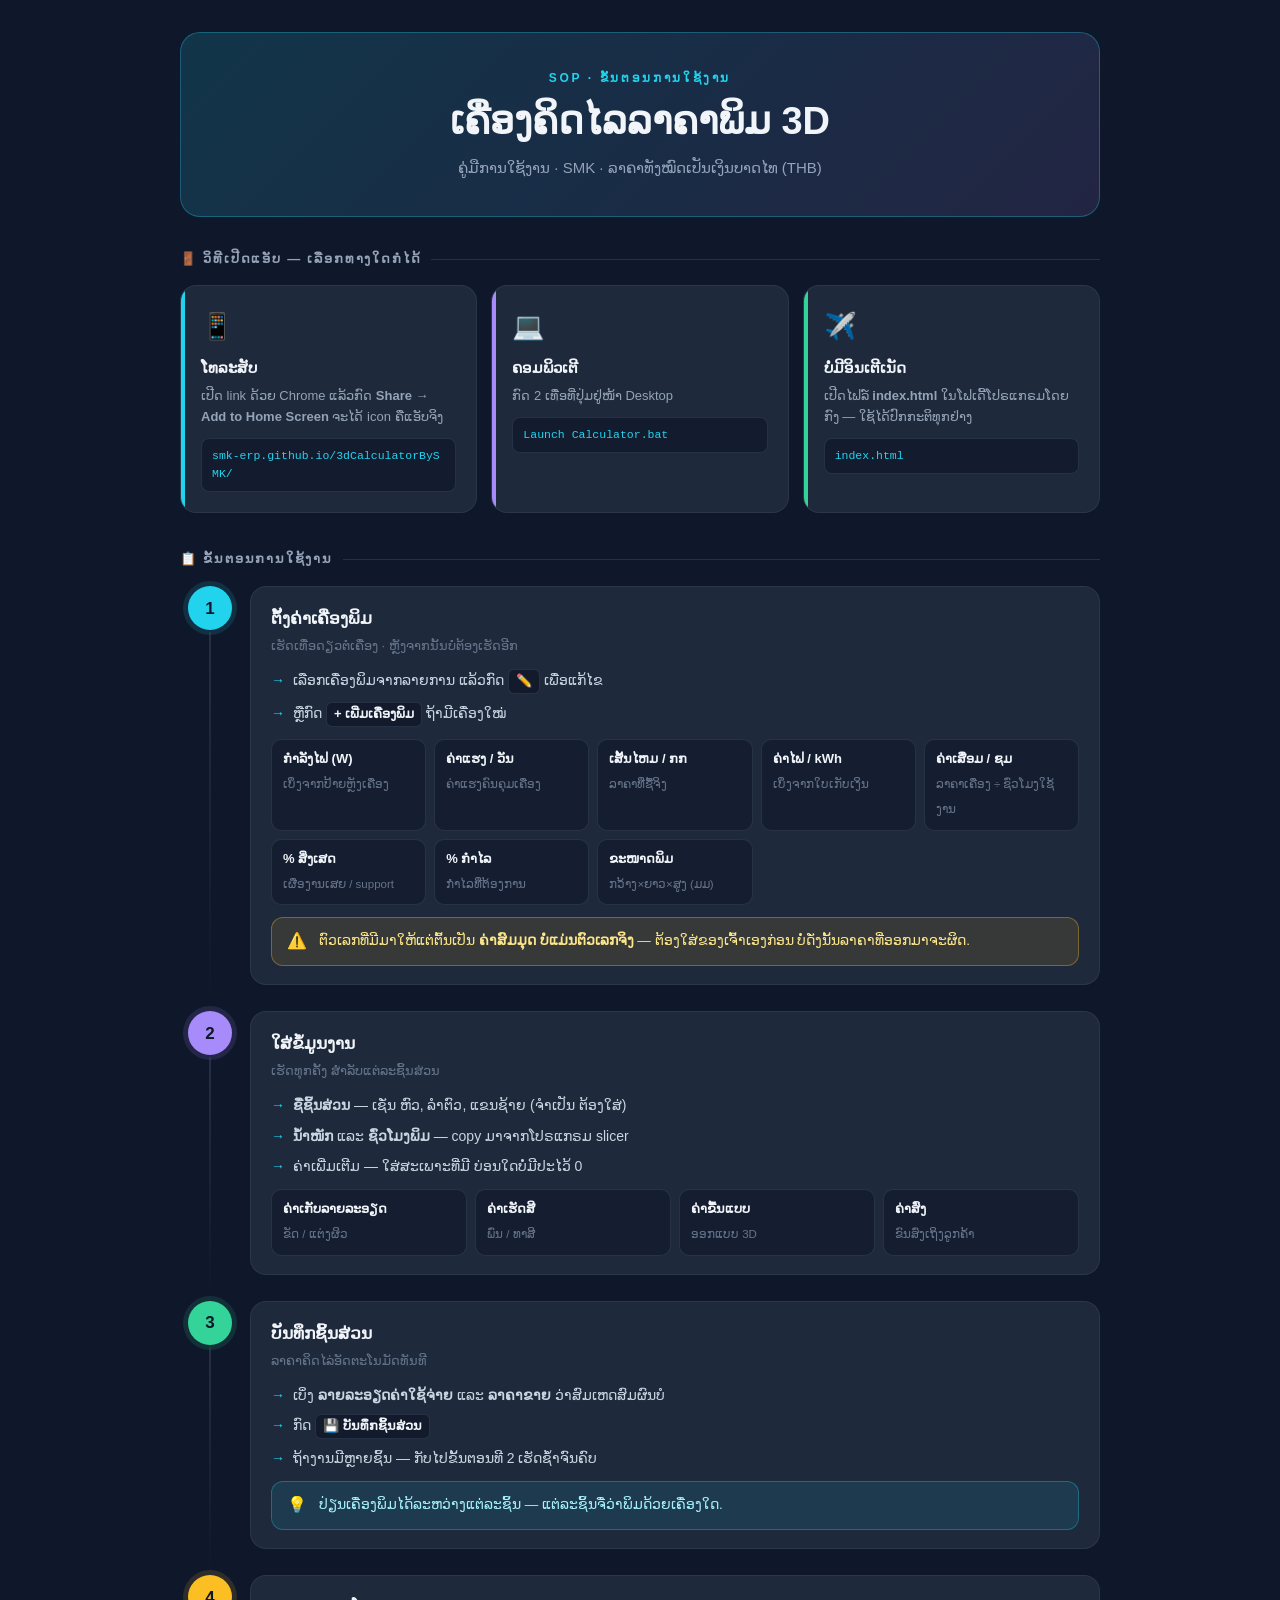
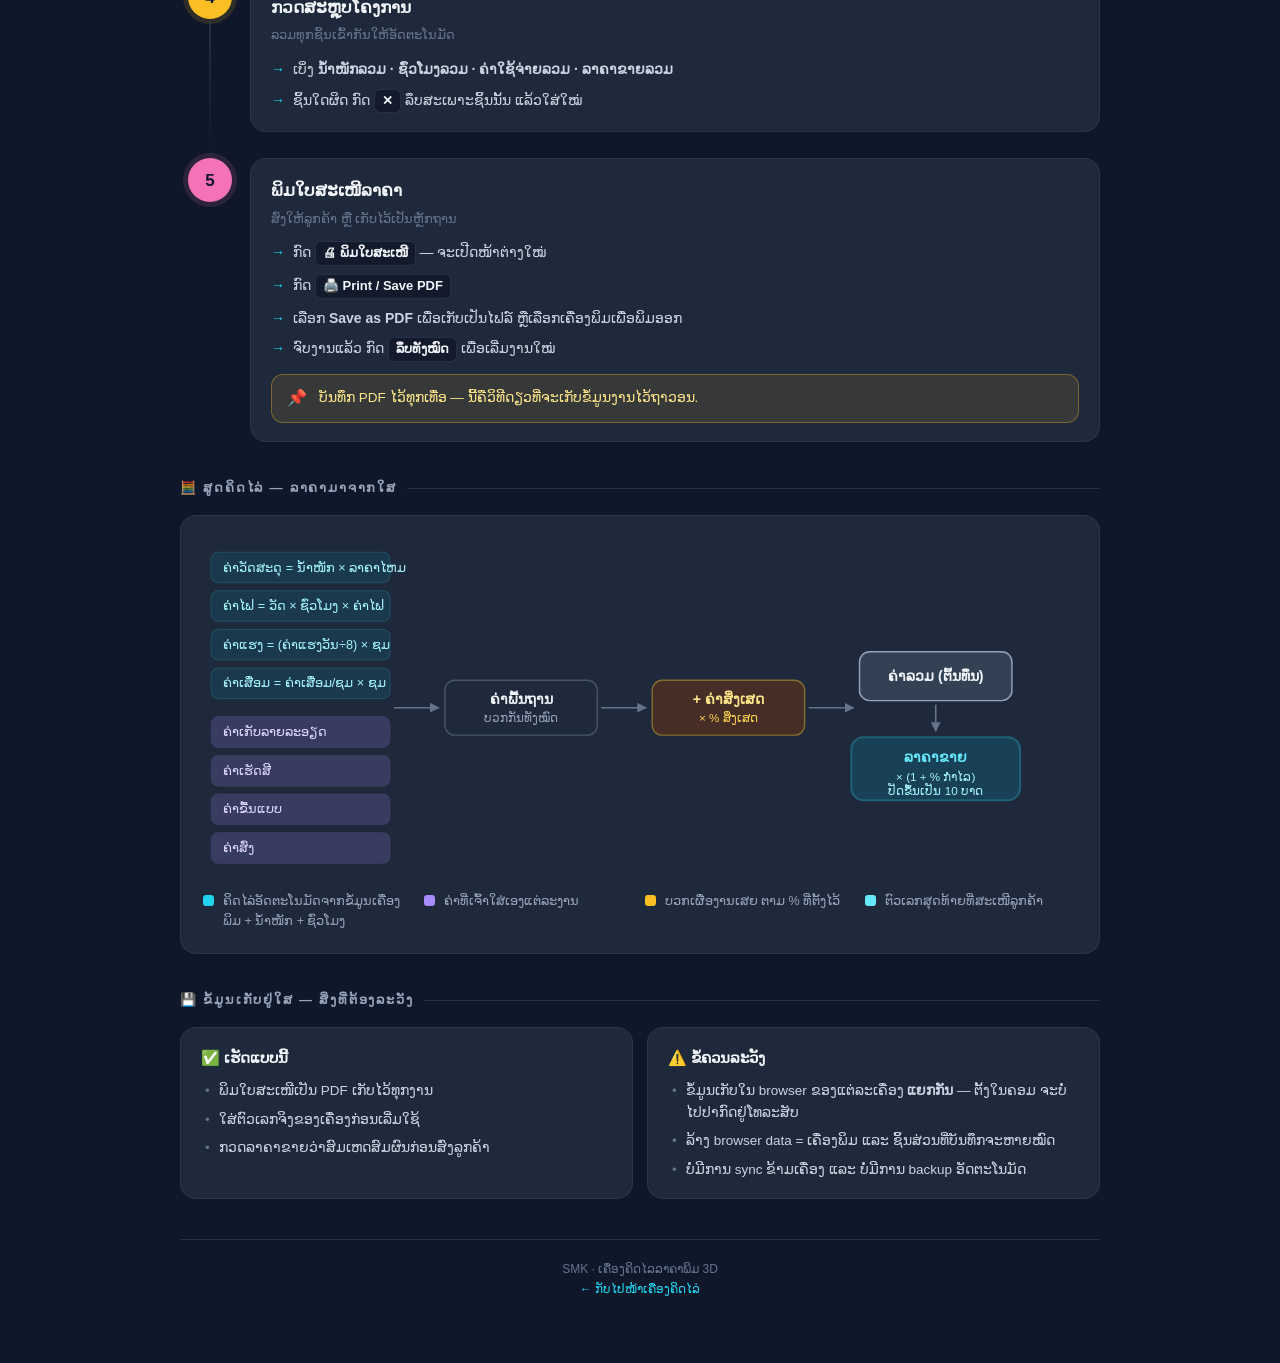
<file: sop.html>
<!DOCTYPE html>
<html lang="lo">
<head>
<meta charset="UTF-8">
<meta name="viewport" content="width=device-width, initial-scale=1.0">
<meta name="theme-color" content="#0f172a">
<title>SOP — ວິທີໃຊ້ເຄື່ອງຄິດໄລລາຄາພິມ 3D</title>
<link rel="icon" href="data:image/svg+xml,<svg xmlns=%22http://www.w3.org/2000/svg%22 viewBox=%220 0 100 100%22><text y=%22.9em%22 font-size=%2290%22>&#x1F4CB;</text></svg>">
<style>
:root{
  --bg:#0f172a; --card:#1e293b; --br:rgba(51,65,85,.6);
  --text:#f1f5f9; --muted:#94a3b8; --dim:#64748b;
  --cyan:#22d3ee; --cyan-dk:#0891b2;
  --green:#34d399; --amber:#fbbf24; --pink:#f472b6; --violet:#a78bfa;
  --mono:ui-monospace,Consolas,monospace;
}
*{box-sizing:border-box;margin:0;padding:0}
body{
  background:var(--bg); color:var(--text);
  font-family:"Segoe UI","Noto Sans Lao","Phetsarath OT",-apple-system,Arial,sans-serif;
  line-height:1.6; padding:32px 20px 64px;
}
.page{max-width:920px;margin:0 auto}

/* ── Header ─────────────────────────────────────────── */
.hero{
  text-align:center; padding:36px 24px; border-radius:20px; margin-bottom:32px;
  background:linear-gradient(135deg,rgba(34,211,238,.16),rgba(167,139,250,.12));
  border:1px solid rgba(34,211,238,.3);
}
.hero .eyebrow{
  font-size:12px; letter-spacing:.22em; text-transform:uppercase;
  color:var(--cyan); font-weight:700; margin-bottom:10px;
}
.hero h1{font-size:clamp(24px,5vw,38px); font-weight:800; line-height:1.25}
.hero p{color:var(--muted); margin-top:10px; font-size:15px}

/* ── Section ────────────────────────────────────────── */
.sec{margin-bottom:36px}
.sec-title{
  display:flex; align-items:center; gap:10px;
  font-size:13px; font-weight:800; letter-spacing:.14em; text-transform:uppercase;
  color:var(--muted); margin-bottom:16px;
}
.sec-title::after{content:"";flex:1;height:1px;background:var(--br)}

/* ── Open-the-app cards ─────────────────────────────── */
.ways{display:grid;grid-template-columns:repeat(auto-fit,minmax(230px,1fr));gap:14px}
.way{
  background:var(--card); border:1px solid var(--br); border-radius:16px;
  padding:20px; position:relative; overflow:hidden;
}
.way::before{content:"";position:absolute;inset:0 auto 0 0;width:4px;background:var(--cyan)}
.way:nth-child(2)::before{background:var(--violet)}
.way:nth-child(3)::before{background:var(--green)}
.way .ico{font-size:26px;margin-bottom:8px;display:block}
.way h3{font-size:15px;font-weight:700;margin-bottom:6px}
.way p{font-size:13px;color:var(--muted)}
.way code{
  display:block; margin-top:10px; font-family:var(--mono); font-size:11.5px;
  background:rgba(15,23,42,.7); border:1px solid var(--br); border-radius:8px;
  padding:8px 10px; color:var(--cyan); word-break:break-all;
}

/* ── Numbered steps ─────────────────────────────────── */
.steps{position:relative;padding-left:8px}
.step{display:flex;gap:18px;padding-bottom:26px;position:relative}
.step:last-child{padding-bottom:0}
.step::before{
  content:"";position:absolute;left:21px;top:46px;bottom:0;width:2px;
  background:linear-gradient(var(--br),transparent);
}
.step:last-child::before{display:none}
.num{
  flex:0 0 44px;height:44px;border-radius:50%;
  display:flex;align-items:center;justify-content:center;
  font-weight:800;font-size:17px;color:#0f172a;background:var(--cyan);
  box-shadow:0 0 0 5px rgba(34,211,238,.13);
}
.step:nth-child(2) .num{background:var(--violet);box-shadow:0 0 0 5px rgba(167,139,250,.13)}
.step:nth-child(3) .num{background:var(--green);box-shadow:0 0 0 5px rgba(52,211,153,.13)}
.step:nth-child(4) .num{background:var(--amber);box-shadow:0 0 0 5px rgba(251,191,36,.13)}
.step:nth-child(5) .num{background:var(--pink);box-shadow:0 0 0 5px rgba(244,114,182,.13)}
.step-body{flex:1;background:var(--card);border:1px solid var(--br);border-radius:16px;padding:18px 20px}
.step-body h3{font-size:17px;font-weight:700;margin-bottom:4px}
.step-body .sub{font-size:13px;color:var(--dim);margin-bottom:12px}
.step-body ul{list-style:none;display:flex;flex-direction:column;gap:8px}
.step-body li{font-size:14px;color:#cbd5e1;padding-left:22px;position:relative}
.step-body li::before{content:"→";position:absolute;left:0;color:var(--cyan);font-weight:700}
.kbd{
  display:inline-block;background:rgba(15,23,42,.8);border:1px solid var(--br);
  border-radius:6px;padding:1px 7px;font-size:13px;font-weight:600;color:var(--text);
}

/* ── Field table ────────────────────────────────────── */
.fields{display:grid;grid-template-columns:repeat(auto-fit,minmax(150px,1fr));gap:8px;margin-top:12px}
.f{background:rgba(15,23,42,.55);border:1px solid var(--br);border-radius:10px;padding:9px 11px}
.f b{display:block;font-size:13px;font-weight:600}
.f span{font-size:11.5px;color:var(--dim)}

/* ── Callout ────────────────────────────────────────── */
.note{
  display:flex;gap:12px;border-radius:12px;padding:13px 15px;margin-top:12px;
  background:rgba(251,191,36,.11);border:1px solid rgba(251,191,36,.35);
  font-size:13.5px;color:#fde68a;line-height:1.55;
}
.note.info{background:rgba(34,211,238,.1);border-color:rgba(34,211,238,.32);color:#a5f3fc}
.note .i{flex:0 0 auto;font-size:16px;line-height:1.3}

/* ── Formula ────────────────────────────────────────── */
.formula{background:var(--card);border:1px solid var(--br);border-radius:16px;padding:22px}
.formula svg{width:100%;height:auto;display:block}
.legend{display:grid;grid-template-columns:repeat(auto-fit,minmax(190px,1fr));gap:9px;margin-top:18px}
.lg{display:flex;gap:9px;align-items:flex-start;font-size:12.5px;color:var(--muted)}
.dot{flex:0 0 auto;width:11px;height:11px;border-radius:3px;margin-top:4px}

/* ── Storage ────────────────────────────────────────── */
.grid2{display:grid;grid-template-columns:repeat(auto-fit,minmax(260px,1fr));gap:14px}
.box{background:var(--card);border:1px solid var(--br);border-radius:16px;padding:18px 20px}
.box h3{font-size:15px;font-weight:700;margin-bottom:10px;display:flex;align-items:center;gap:8px}
.box ul{list-style:none;display:flex;flex-direction:column;gap:7px}
.box li{font-size:13.5px;color:#cbd5e1;padding-left:18px;position:relative}
.box li::before{content:"•";position:absolute;left:4px;color:var(--dim)}

.foot{text-align:center;color:var(--dim);font-size:12px;margin-top:40px;padding-top:20px;border-top:1px solid var(--br)}
.foot a{color:var(--cyan);text-decoration:none}

/* ── Print ──────────────────────────────────────────── */
@media print{
  body{background:#fff;color:#0f172a;padding:0;font-size:11.5px}
  .hero{background:#f0f9ff;border-color:#bae6fd}
  .hero h1{color:#0f172a}
  .way,.step-body,.formula,.box{background:#f8fafc;border-color:#cbd5e1;break-inside:avoid}
  .step{break-inside:avoid}
  .step-body li,.box li{color:#334155}
  .note{background:#fffbeb;color:#92400e;border-color:#fcd34d}
  .note.info{background:#f0f9ff;color:#075985;border-color:#7dd3fc}
  .way code{background:#f1f5f9;color:#0e7490}
  .sec{break-inside:avoid}
  .foot{color:#64748b}
}
</style>
</head>
<body>
<div class="page">

  <div class="hero">
    <div class="eyebrow">SOP · ຂັ້ນຕອນການໃຊ້ງານ</div>
    <h1>ເຄື່ອງຄິດໄລລາຄາພິມ 3D</h1>
    <p>ຄູ່ມືການໃຊ້ງານ · SMK · ລາຄາທັງໝົດເປັນເງິນບາດໄທ (THB)</p>
  </div>

  <!-- ── OPEN ───────────────────────────────────────── -->
  <div class="sec">
    <div class="sec-title">🚪 ວິທີເປີດແອັບ — ເລືອກທາງໃດກໍໄດ້</div>
    <div class="ways">
      <div class="way">
        <span class="ico">📱</span>
        <h3>ໂທລະສັບ</h3>
        <p>ເປີດ link ດ້ວຍ Chrome ແລ້ວກົດ <b>Share → Add to Home Screen</b> ຈະໄດ້ icon ຄືແອັບຈິງ</p>
        <code>smk-erp.github.io/3dCalculatorBySMK/</code>
      </div>
      <div class="way">
        <span class="ico">💻</span>
        <h3>ຄອມພິວເຕີ</h3>
        <p>ກົດ 2 ເທື່ອທີ່ປຸ່ມຢູ່ໜ້າ Desktop</p>
        <code>Launch Calculator.bat</code>
      </div>
      <div class="way">
        <span class="ico">✈️</span>
        <h3>ບໍ່ມີອິນເຕີເນັດ</h3>
        <p>ເປີດໄຟລ໌ <b>index.html</b> ໃນໂຟເດີ້ໂປຣແກຣມໂດຍກົງ — ໃຊ້ໄດ້ປົກກະຕິທຸກຢ່າງ</p>
        <code>index.html</code>
      </div>
    </div>
  </div>

  <!-- ── STEPS ──────────────────────────────────────── -->
  <div class="sec">
    <div class="sec-title">📋 ຂັ້ນຕອນການໃຊ້ງານ</div>
    <div class="steps">

      <div class="step">
        <div class="num">1</div>
        <div class="step-body">
          <h3>ຕັ້ງຄ່າເຄື່ອງພິມ</h3>
          <div class="sub">ເຮັດເທື່ອດຽວຕໍ່ເຄື່ອງ · ຫຼັງຈາກນັ້ນບໍ່ຕ້ອງເຮັດອີກ</div>
          <ul>
            <li>ເລືອກເຄື່ອງພິມຈາກລາຍການ ແລ້ວກົດ <span class="kbd">✏️</span> ເພື່ອແກ້ໄຂ</li>
            <li>ຫຼືກົດ <span class="kbd">+ ເພີ່ມເຄື່ອງພິມ</span> ຖ້າມີເຄື່ອງໃໝ່</li>
          </ul>
          <div class="fields">
            <div class="f"><b>ກຳລັງໄຟ (W)</b><span>ເບິ່ງຈາກປ້າຍຫຼັງເຄື່ອງ</span></div>
            <div class="f"><b>ຄ່າແຮງ / ວັນ</b><span>ຄ່າແຮງຄົນຄຸມເຄື່ອງ</span></div>
            <div class="f"><b>ເສັ້ນໄຫມ / ກກ</b><span>ລາຄາທີ່ຊື້ຈິງ</span></div>
            <div class="f"><b>ຄ່າໄຟ / kWh</b><span>ເບິ່ງຈາກໃບເກັບເງິນ</span></div>
            <div class="f"><b>ຄ່າເສື່ອມ / ຊມ</b><span>ລາຄາເຄື່ອງ ÷ ຊົ່ວໂມງໃຊ້ງານ</span></div>
            <div class="f"><b>% ສິ່ງເສດ</b><span>ເຜື່ອງານເສຍ / support</span></div>
            <div class="f"><b>% ກຳໄລ</b><span>ກຳໄລທີ່ຕ້ອງການ</span></div>
            <div class="f"><b>ຂະໜາດພິມ</b><span>ກວ້າງ×ຍາວ×ສູງ (ມມ)</span></div>
          </div>
          <div class="note">
            <span class="i">⚠️</span>
            <span>ຕົວເລກທີ່ມີມາໃຫ້ແຕ່ຕົ້ນເປັນ <b>ຄ່າສົມມຸດ ບໍ່ແມ່ນຕົວເລກຈິງ</b> — ຕ້ອງໃສ່ຂອງເຈົ້າເອງກ່ອນ ບໍ່ດັ່ງນັ້ນລາຄາທີ່ອອກມາຈະຜິດ.</span>
          </div>
        </div>
      </div>

      <div class="step">
        <div class="num">2</div>
        <div class="step-body">
          <h3>ໃສ່ຂໍ້ມູນງານ</h3>
          <div class="sub">ເຮັດທຸກຄັ້ງ ສຳລັບແຕ່ລະຊິ້ນສ່ວນ</div>
          <ul>
            <li><b>ຊື່ຊິ້ນສ່ວນ</b> — ເຊັ່ນ ຫົວ, ລຳຕົວ, ແຂນຊ້າຍ (ຈຳເປັນ ຕ້ອງໃສ່)</li>
            <li><b>ນ້ຳໜັກ</b> ແລະ <b>ຊົ່ວໂມງພິມ</b> — copy ມາຈາກໂປຣແກຣມ slicer</li>
            <li>ຄ່າເພີ່ມເຕີມ — ໃສ່ສະເພາະທີ່ມີ ບ່ອນໃດບໍ່ມີປະໄວ້ 0</li>
          </ul>
          <div class="fields">
            <div class="f"><b>ຄ່າເກັບລາຍລະອຽດ</b><span>ຂັດ / ແຕ່ງຜິວ</span></div>
            <div class="f"><b>ຄ່າເຮັດສີ</b><span>ພົ່ນ / ທາສີ</span></div>
            <div class="f"><b>ຄ່າຂື້ນແບບ</b><span>ອອກແບບ 3D</span></div>
            <div class="f"><b>ຄ່າສົ່ງ</b><span>ຂົນສົ່ງເຖິງລູກຄ້າ</span></div>
          </div>
        </div>
      </div>

      <div class="step">
        <div class="num">3</div>
        <div class="step-body">
          <h3>ບັນທຶກຊິ້ນສ່ວນ</h3>
          <div class="sub">ລາຄາຄິດໄລ່ອັດຕະໂນມັດທັນທີ</div>
          <ul>
            <li>ເບິ່ງ <b>ລາຍລະອຽດຄ່າໃຊ້ຈ່າຍ</b> ແລະ <b>ລາຄາຂາຍ</b> ວ່າສົມເຫດສົມຜົນບໍ</li>
            <li>ກົດ <span class="kbd">💾 ບັນທຶກຊິ້ນສ່ວນ</span></li>
            <li>ຖ້າງານມີຫຼາຍຊິ້ນ — ກັບໄປຂັ້ນຕອນທີ 2 ເຮັດຊ້ຳຈົນຄົບ</li>
          </ul>
          <div class="note info">
            <span class="i">💡</span>
            <span>ປ່ຽນເຄື່ອງພິມໄດ້ລະຫວ່າງແຕ່ລະຊິ້ນ — ແຕ່ລະຊິ້ນຈື່ວ່າພິມດ້ວຍເຄື່ອງໃດ.</span>
          </div>
        </div>
      </div>

      <div class="step">
        <div class="num">4</div>
        <div class="step-body">
          <h3>ກວດສະຫຼຸບໂຄງການ</h3>
          <div class="sub">ລວມທຸກຊິ້ນເຂົ້າກັນໃຫ້ອັດຕະໂນມັດ</div>
          <ul>
            <li>ເບິ່ງ <b>ນ້ຳໜັກລວມ · ຊົ່ວໂມງລວມ · ຄ່າໃຊ້ຈ່າຍລວມ · ລາຄາຂາຍລວມ</b></li>
            <li>ຊິ້ນໃດຜິດ ກົດ <span class="kbd">✕</span> ລຶບສະເພາະຊິ້ນນັ້ນ ແລ້ວໃສ່ໃໝ່</li>
          </ul>
        </div>
      </div>

      <div class="step">
        <div class="num">5</div>
        <div class="step-body">
          <h3>ພິມໃບສະເໜີລາຄາ</h3>
          <div class="sub">ສົ່ງໃຫ້ລູກຄ້າ ຫຼື ເກັບໄວ້ເປັນຫຼັກຖານ</div>
          <ul>
            <li>ກົດ <span class="kbd">🖨 ພິມໃບສະເໜີ</span> — ຈະເປີດໜ້າຕ່າງໃໝ່</li>
            <li>ກົດ <span class="kbd">🖨️ Print / Save PDF</span></li>
            <li>ເລືອກ <b>Save as PDF</b> ເພື່ອເກັບເປັນໄຟລ໌ ຫຼືເລືອກເຄື່ອງພິມເພື່ອພິມອອກ</li>
            <li>ຈົບງານແລ້ວ ກົດ <span class="kbd">ລຶບທັງໝົດ</span> ເພື່ອເລີ່ມງານໃໝ່</li>
          </ul>
          <div class="note">
            <span class="i">📌</span>
            <span>ບັນທຶກ PDF ໄວ້ທຸກເທື່ອ — ນີ້ຄືວິທີດຽວທີ່ຈະເກັບຂໍ້ມູນງານໄວ້ຖາວອນ.</span>
          </div>
        </div>
      </div>

    </div>
  </div>

  <!-- ── FORMULA ────────────────────────────────────── -->
  <div class="sec">
    <div class="sec-title">🧮 ສູດຄິດໄລ່ — ລາຄາມາຈາກໃສ</div>
    <div class="formula">
      <svg viewBox="0 0 860 330" role="img" aria-label="ແຜນວາດສູດຄິດໄລ່ລາຄາ">
        <defs>
          <marker id="ar" viewBox="0 0 10 10" refX="9" refY="5" markerWidth="6" markerHeight="6" orient="auto">
            <path d="M0 0 L10 5 L0 10 z" fill="#64748b"/>
          </marker>
        </defs>

        <!-- inputs -->
        <g font-size="12.5" font-family="Segoe UI, Noto Sans Lao, Arial">
          <rect x="8"   y="14"  width="176" height="30" rx="7" fill="#0e7490" opacity=".22" stroke="#22d3ee" stroke-width="1"/>
          <text x="20"  y="33"  fill="#a5f3fc">ຄ່າວັດສະດຸ = ນ້ຳໜັກ × ລາຄາໄຫມ</text>

          <rect x="8"   y="52"  width="176" height="30" rx="7" fill="#0e7490" opacity=".22" stroke="#22d3ee" stroke-width="1"/>
          <text x="20"  y="71"  fill="#a5f3fc">ຄ່າໄຟ = ວັດ × ຊົ່ວໂມງ × ຄ່າໄຟ</text>

          <rect x="8"   y="90"  width="176" height="30" rx="7" fill="#0e7490" opacity=".22" stroke="#22d3ee" stroke-width="1"/>
          <text x="20"  y="109" fill="#a5f3fc">ຄ່າແຮງ = (ຄ່າແຮງວັນ÷8) × ຊມ</text>

          <rect x="8"   y="128" width="176" height="30" rx="7" fill="#0e7490" opacity=".22" stroke="#22d3ee" stroke-width="1"/>
          <text x="20"  y="147" fill="#a5f3fc">ຄ່າເສື່ອມ = ຄ່າເສື່ອມ/ຊມ × ຊມ</text>

          <rect x="8"   y="176" width="176" height="30" rx="7" fill="#a78bfa" opacity=".2" stroke="#a78bfa" stroke-width="1"/>
          <text x="20"  y="195" fill="#ddd6fe">ຄ່າເກັບລາຍລະອຽດ</text>

          <rect x="8"   y="214" width="176" height="30" rx="7" fill="#a78bfa" opacity=".2" stroke="#a78bfa" stroke-width="1"/>
          <text x="20"  y="233" fill="#ddd6fe">ຄ່າເຮັດສີ</text>

          <rect x="8"   y="252" width="176" height="30" rx="7" fill="#a78bfa" opacity=".2" stroke="#a78bfa" stroke-width="1"/>
          <text x="20"  y="271" fill="#ddd6fe">ຄ່າຂື້ນແບບ</text>

          <rect x="8"   y="290" width="176" height="30" rx="7" fill="#a78bfa" opacity=".2" stroke="#a78bfa" stroke-width="1"/>
          <text x="20"  y="309" fill="#ddd6fe">ຄ່າສົ່ງ</text>
        </g>

        <path d="M188 167 L232 167" stroke="#64748b" stroke-width="1.6" marker-end="url(#ar)" fill="none"/>

        <!-- base -->
        <rect x="238" y="140" width="150" height="54" rx="10" fill="#1e293b" stroke="#475569" stroke-width="1.4"/>
        <text x="313" y="163" text-anchor="middle" fill="#f1f5f9" font-size="14" font-weight="700" font-family="Segoe UI, Noto Sans Lao, Arial">ຄ່າພື້ນຖານ</text>
        <text x="313" y="181" text-anchor="middle" fill="#94a3b8" font-size="11.5" font-family="Segoe UI, Noto Sans Lao, Arial">ບວກກັນທັງໝົດ</text>

        <path d="M392 167 L436 167" stroke="#64748b" stroke-width="1.6" marker-end="url(#ar)" fill="none"/>

        <!-- waste -->
        <rect x="442" y="140" width="150" height="54" rx="10" fill="#78350f" opacity=".45" stroke="#fbbf24" stroke-width="1.4"/>
        <text x="517" y="163" text-anchor="middle" fill="#fde68a" font-size="14" font-weight="700" font-family="Segoe UI, Noto Sans Lao, Arial">+ ຄ່າສິ່ງເສດ</text>
        <text x="517" y="181" text-anchor="middle" fill="#fcd34d" font-size="11.5" font-family="Segoe UI, Noto Sans Lao, Arial">× % ສິ່ງເສດ</text>

        <path d="M596 167 L640 167" stroke="#64748b" stroke-width="1.6" marker-end="url(#ar)" fill="none"/>

        <!-- total -->
        <rect x="646" y="112" width="150" height="48" rx="10" fill="#334155" stroke="#94a3b8" stroke-width="1.4"/>
        <text x="721" y="141" text-anchor="middle" fill="#f1f5f9" font-size="14" font-weight="700" font-family="Segoe UI, Noto Sans Lao, Arial">ຄ່າລວມ (ຕົ້ນທຶນ)</text>

        <path d="M721 164 L721 190" stroke="#64748b" stroke-width="1.6" marker-end="url(#ar)" fill="none"/>

        <!-- selling -->
        <rect x="638" y="196" width="166" height="62" rx="12" fill="#0e7490" opacity=".33" stroke="#22d3ee" stroke-width="2"/>
        <text x="721" y="220" text-anchor="middle" fill="#67e8f9" font-size="14" font-weight="800" font-family="Segoe UI, Noto Sans Lao, Arial">ລາຄາຂາຍ</text>
        <text x="721" y="239" text-anchor="middle" fill="#a5f3fc" font-size="11.5" font-family="Segoe UI, Noto Sans Lao, Arial">× (1 + % ກຳໄລ)</text>
        <text x="721" y="253" text-anchor="middle" fill="#a5f3fc" font-size="11.5" font-family="Segoe UI, Noto Sans Lao, Arial">ປັດຂຶ້ນເປັນ 10 ບາດ</text>
      </svg>

      <div class="legend">
        <div class="lg"><span class="dot" style="background:#22d3ee"></span><span>ຄິດໄລ່ອັດຕະໂນມັດຈາກຂໍ້ມູນເຄື່ອງພິມ + ນ້ຳໜັກ + ຊົ່ວໂມງ</span></div>
        <div class="lg"><span class="dot" style="background:#a78bfa"></span><span>ຄ່າທີ່ເຈົ້າໃສ່ເອງແຕ່ລະງານ</span></div>
        <div class="lg"><span class="dot" style="background:#fbbf24"></span><span>ບວກເຜື່ອງານເສຍ ຕາມ % ທີ່ຕັ້ງໄວ້</span></div>
        <div class="lg"><span class="dot" style="background:#67e8f9"></span><span>ຕົວເລກສຸດທ້າຍທີ່ສະເໜີລູກຄ້າ</span></div>
      </div>
    </div>
  </div>

  <!-- ── STORAGE ────────────────────────────────────── -->
  <div class="sec">
    <div class="sec-title">💾 ຂໍ້ມູນເກັບຢູ່ໃສ — ສິ່ງທີ່ຕ້ອງລະວັງ</div>
    <div class="grid2">
      <div class="box">
        <h3>✅ ເຮັດແບບນີ້</h3>
        <ul>
          <li>ພິມໃບສະເໜີເປັນ PDF ເກັບໄວ້ທຸກງານ</li>
          <li>ໃສ່ຕົວເລກຈິງຂອງເຄື່ອງກ່ອນເລີ່ມໃຊ້</li>
          <li>ກວດລາຄາຂາຍວ່າສົມເຫດສົມຜົນກ່ອນສົ່ງລູກຄ້າ</li>
        </ul>
      </div>
      <div class="box">
        <h3>⚠️ ຂໍ້ຄວນລະວັງ</h3>
        <ul>
          <li>ຂໍ້ມູນເກັບໃນ browser ຂອງແຕ່ລະເຄື່ອງ <b>ແຍກກັນ</b> — ຕັ້ງໃນຄອມ ຈະບໍ່ໄປປາກົດຢູ່ໂທລະສັບ</li>
          <li>ລ້າງ browser data = ເຄື່ອງພິມ ແລະ ຊິ້ນສ່ວນທີ່ບັນທຶກຈະຫາຍໝົດ</li>
          <li>ບໍ່ມີການ sync ຂ້າມເຄື່ອງ ແລະ ບໍ່ມີການ backup ອັດຕະໂນມັດ</li>
        </ul>
      </div>
    </div>
  </div>

  <div class="foot">
    SMK · ເຄື່ອງຄິດໄລລາຄາພິມ 3D<br>
    <a href="index.html">← ກັບໄປໜ້າເຄື່ອງຄິດໄລ່</a>
  </div>

</div>
</body>
</html>
</file>
